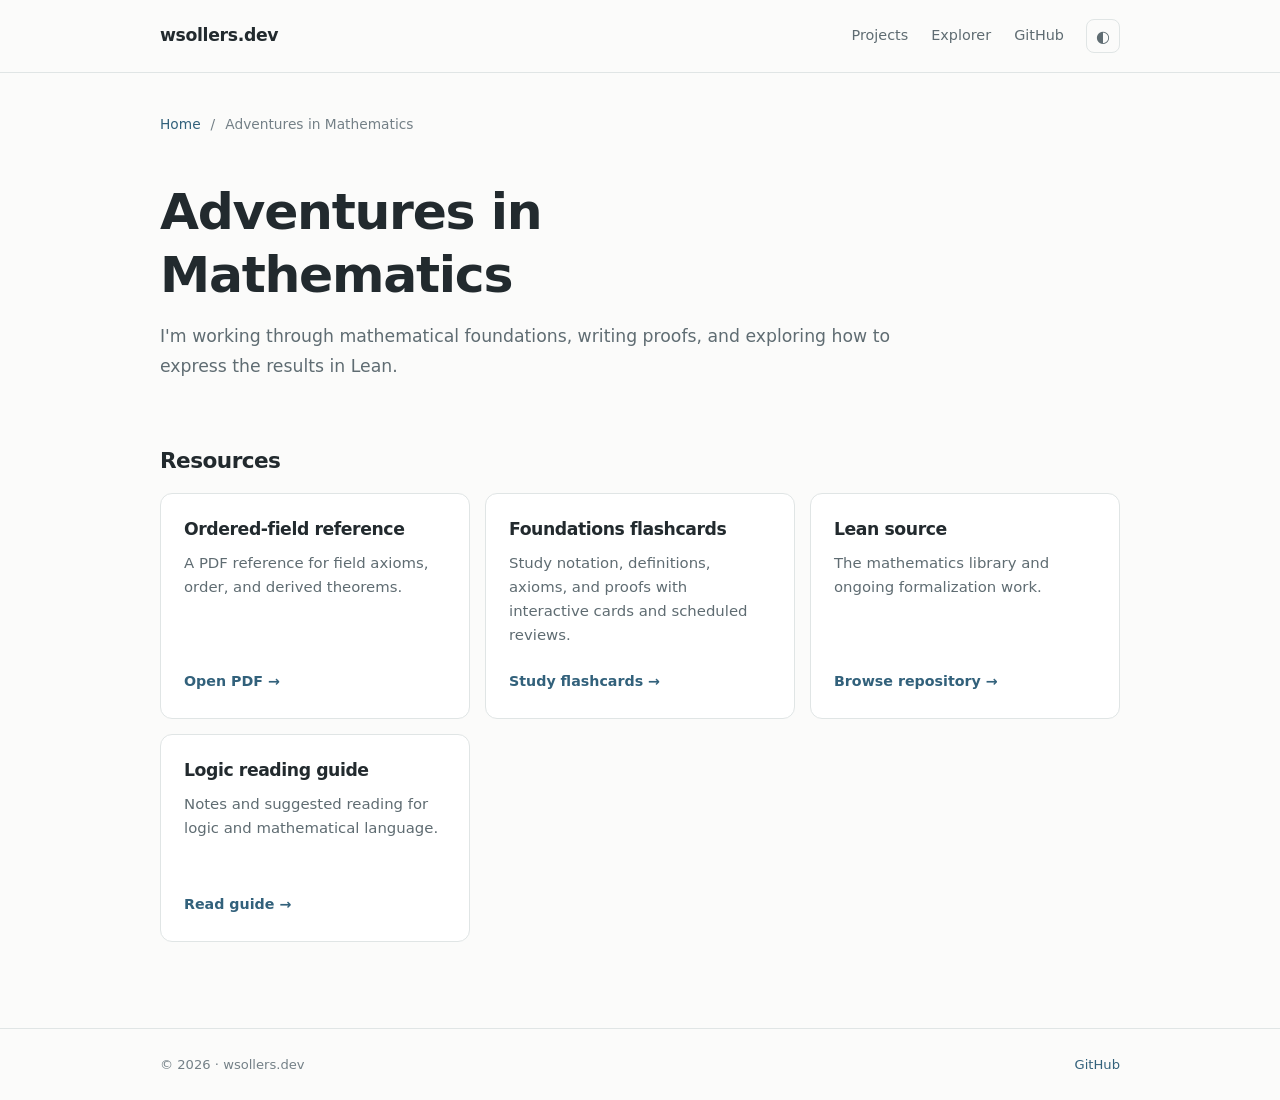
<file: AdventuresInMath/index.html>
<!doctype html>
<html lang="en" data-theme="light">
<head>
<meta charset="utf-8">
<meta name="viewport" content="width=device-width, initial-scale=1">
<meta name="theme-color" content="#fbfbfa">
<meta name="description" content="Notes, ordered-field reference, and Lean 4 mathematics.">
<link rel="canonical" href="https://wsollers.dev/AdventuresInMath/">
<link rel="stylesheet" href="/assets/css/site.css">
<script defer src="/assets/js/site.js"></script>
<title>Adventures in Mathematics · wsollers.dev</title>

</head>
<body>
<a class="skip-link" href="#main">Skip to content</a>

<header class="site-header">
  <div class="container header-inner">
    <a class="site-name" href="/">wsollers.dev</a>
    <div class="header-right">
      <nav aria-label="Main navigation" class="nav">
        <a href="/#projects">Projects</a>
        <a href="/explorer/">Explorer</a>
        <a href="https://github.com/wsollers" target="_blank" rel="noopener noreferrer">GitHub</a>
      </nav>
      <button class="theme-toggle" type="button" data-theme-toggle aria-label="Switch to dark mode">◐</button>
    </div>
  </div>
</header>
<main id="main" class="container main-content">
<div class="breadcrumb"><a href="/">Home</a><span aria-hidden="true">/</span><span>Adventures in Mathematics</span></div>
<section class="page-intro">
  <h1>Adventures in Mathematics</h1>
  <p>I'm working through mathematical foundations, writing proofs, and exploring how to express the results in Lean.</p>
</section>
<section class="content-section" aria-label="Adventures in Mathematics resources">
  <h2>Resources</h2>
  <div class="project-grid"><article class="project-card">
  <h3>Ordered-field reference</h3>
  <p>A PDF reference for field axioms, order, and derived theorems.</p>
  <a href="./ordered_field_reference.pdf">Open PDF <span aria-hidden="true">→</span></a>
</article>
<article class="project-card">
  <h3>Foundations flashcards</h3>
  <p>Study notation, definitions, axioms, and proofs with interactive cards and scheduled reviews.</p>
  <a href="./flashcards/">Study flashcards <span aria-hidden="true">→</span></a>
</article>
<article class="project-card">
  <h3>Lean source</h3>
  <p>The mathematics library and ongoing formalization work.</p>
  <a href="https://github.com/wsollers/AdventuresInMathematics">Browse repository <span aria-hidden="true">→</span></a>
</article>
<article class="project-card">
  <h3>Logic reading guide</h3>
  <p>Notes and suggested reading for logic and mathematical language.</p>
  <a href="https://github.com/wsollers/AdventuresInMathematics/blob/main/Aim/Logic/READINGS.MD">Read guide <span aria-hidden="true">→</span></a>
</article></div>
</section>
</main>

<footer class="site-footer">
  <div class="container footer-inner">
    <span>© <span data-year>2026</span> · wsollers.dev</span>
    <a href="https://github.com/wsollers" target="_blank" rel="noopener noreferrer">GitHub</a>
  </div>
</footer>
</body>
</html>
</file>
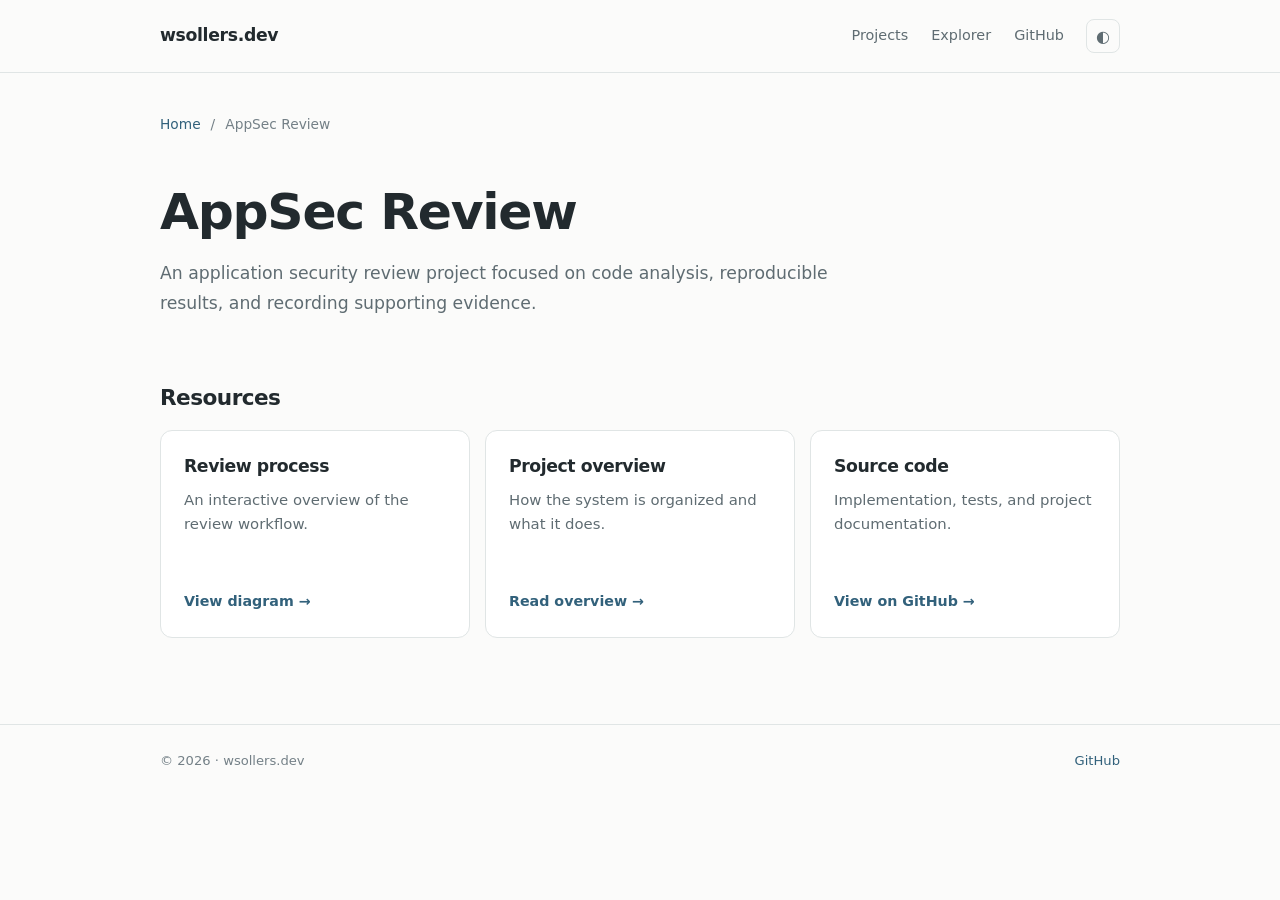
<file: appsec-review/index.html>
<!doctype html>
<html lang="en" data-theme="light">
<head>
<meta charset="utf-8">
<meta name="viewport" content="width=device-width, initial-scale=1">
<meta name="theme-color" content="#fbfbfa">
<meta name="description" content="Application security review tools and documentation.">
<link rel="canonical" href="https://wsollers.dev/appsec-review/">
<link rel="stylesheet" href="/assets/css/site.css">
<script defer src="/assets/js/site.js"></script>
<title>AppSec Review · wsollers.dev</title>

</head>
<body>
<a class="skip-link" href="#main">Skip to content</a>

<header class="site-header">
  <div class="container header-inner">
    <a class="site-name" href="/">wsollers.dev</a>
    <div class="header-right">
      <nav aria-label="Main navigation" class="nav">
        <a href="/#projects">Projects</a>
        <a href="/explorer/">Explorer</a>
        <a href="https://github.com/wsollers" target="_blank" rel="noopener noreferrer">GitHub</a>
      </nav>
      <button class="theme-toggle" type="button" data-theme-toggle aria-label="Switch to dark mode">◐</button>
    </div>
  </div>
</header>
<main id="main" class="container main-content">
<div class="breadcrumb"><a href="/">Home</a><span aria-hidden="true">/</span><span>AppSec Review</span></div>
<section class="page-intro">
  <h1>AppSec Review</h1>
  <p>An application security review project focused on code analysis, reproducible results, and recording supporting evidence.</p>
</section>
<section class="content-section" aria-label="AppSec Review resources">
  <h2>Resources</h2>
  <div class="project-grid"><article class="project-card">
  <h3>Review process</h3>
  <p>An interactive overview of the review workflow.</p>
  <a href="./review-process.html">View diagram <span aria-hidden="true">→</span></a>
</article>
<article class="project-card">
  <h3>Project overview</h3>
  <p>How the system is organized and what it does.</p>
  <a href="https://github.com/wsollers/appsec-review/blob/main/docs/overview.md">Read overview <span aria-hidden="true">→</span></a>
</article>
<article class="project-card">
  <h3>Source code</h3>
  <p>Implementation, tests, and project documentation.</p>
  <a href="https://github.com/wsollers/appsec-review">View on GitHub <span aria-hidden="true">→</span></a>
</article></div>
</section>
</main>

<footer class="site-footer">
  <div class="container footer-inner">
    <span>© <span data-year>2026</span> · wsollers.dev</span>
    <a href="https://github.com/wsollers" target="_blank" rel="noopener noreferrer">GitHub</a>
  </div>
</footer>
</body>
</html>
</file>
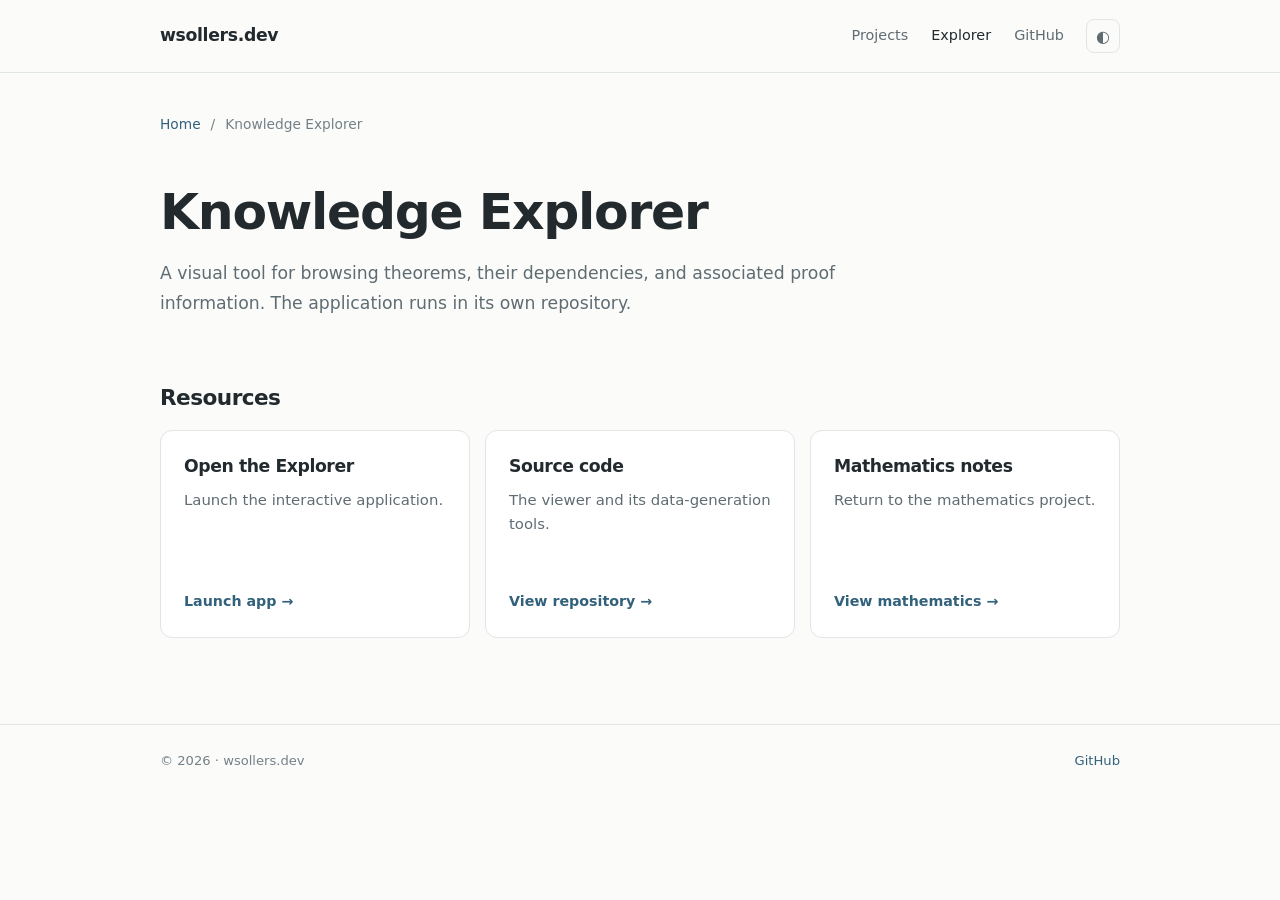
<file: explorer/index.html>
<!doctype html>
<html lang="en" data-theme="light">
<head>
<meta charset="utf-8">
<meta name="viewport" content="width=device-width, initial-scale=1">
<meta name="theme-color" content="#fbfbfa">
<meta name="description" content="An interactive viewer for theorem dependencies and proof details.">
<link rel="canonical" href="https://wsollers.dev/explorer/">
<link rel="stylesheet" href="/assets/css/site.css">
<script defer src="/assets/js/site.js"></script>
<title>Knowledge Explorer · wsollers.dev</title>

</head>
<body>
<a class="skip-link" href="#main">Skip to content</a>

<header class="site-header">
  <div class="container header-inner">
    <a class="site-name" href="/">wsollers.dev</a>
    <div class="header-right">
      <nav aria-label="Main navigation" class="nav">
        <a href="/#projects">Projects</a>
        <a href="/explorer/" aria-current="page">Explorer</a>
        <a href="https://github.com/wsollers" target="_blank" rel="noopener noreferrer">GitHub</a>
      </nav>
      <button class="theme-toggle" type="button" data-theme-toggle aria-label="Switch to dark mode">◐</button>
    </div>
  </div>
</header>
<main id="main" class="container main-content">
<div class="breadcrumb"><a href="/">Home</a><span aria-hidden="true">/</span><span>Knowledge Explorer</span></div>
<section class="page-intro">
  <h1>Knowledge Explorer</h1>
  <p>A visual tool for browsing theorems, their dependencies, and associated proof information. The application runs in its own repository.</p>
</section>
<section class="content-section" aria-label="Knowledge Explorer resources">
  <h2>Resources</h2>
  <div class="project-grid"><article class="project-card">
  <h3>Open the Explorer</h3>
  <p>Launch the interactive application.</p>
  <a href="https://wsollers.github.io/lra-knowledge-explorer/">Launch app <span aria-hidden="true">→</span></a>
</article>
<article class="project-card">
  <h3>Source code</h3>
  <p>The viewer and its data-generation tools.</p>
  <a href="https://github.com/wsollers/lra-knowledge-explorer">View repository <span aria-hidden="true">→</span></a>
</article>
<article class="project-card">
  <h3>Mathematics notes</h3>
  <p>Return to the mathematics project.</p>
  <a href="/AdventuresInMath/">View mathematics <span aria-hidden="true">→</span></a>
</article></div>
</section>
</main>

<footer class="site-footer">
  <div class="container footer-inner">
    <span>© <span data-year>2026</span> · wsollers.dev</span>
    <a href="https://github.com/wsollers" target="_blank" rel="noopener noreferrer">GitHub</a>
  </div>
</footer>
</body>
</html>
</file>
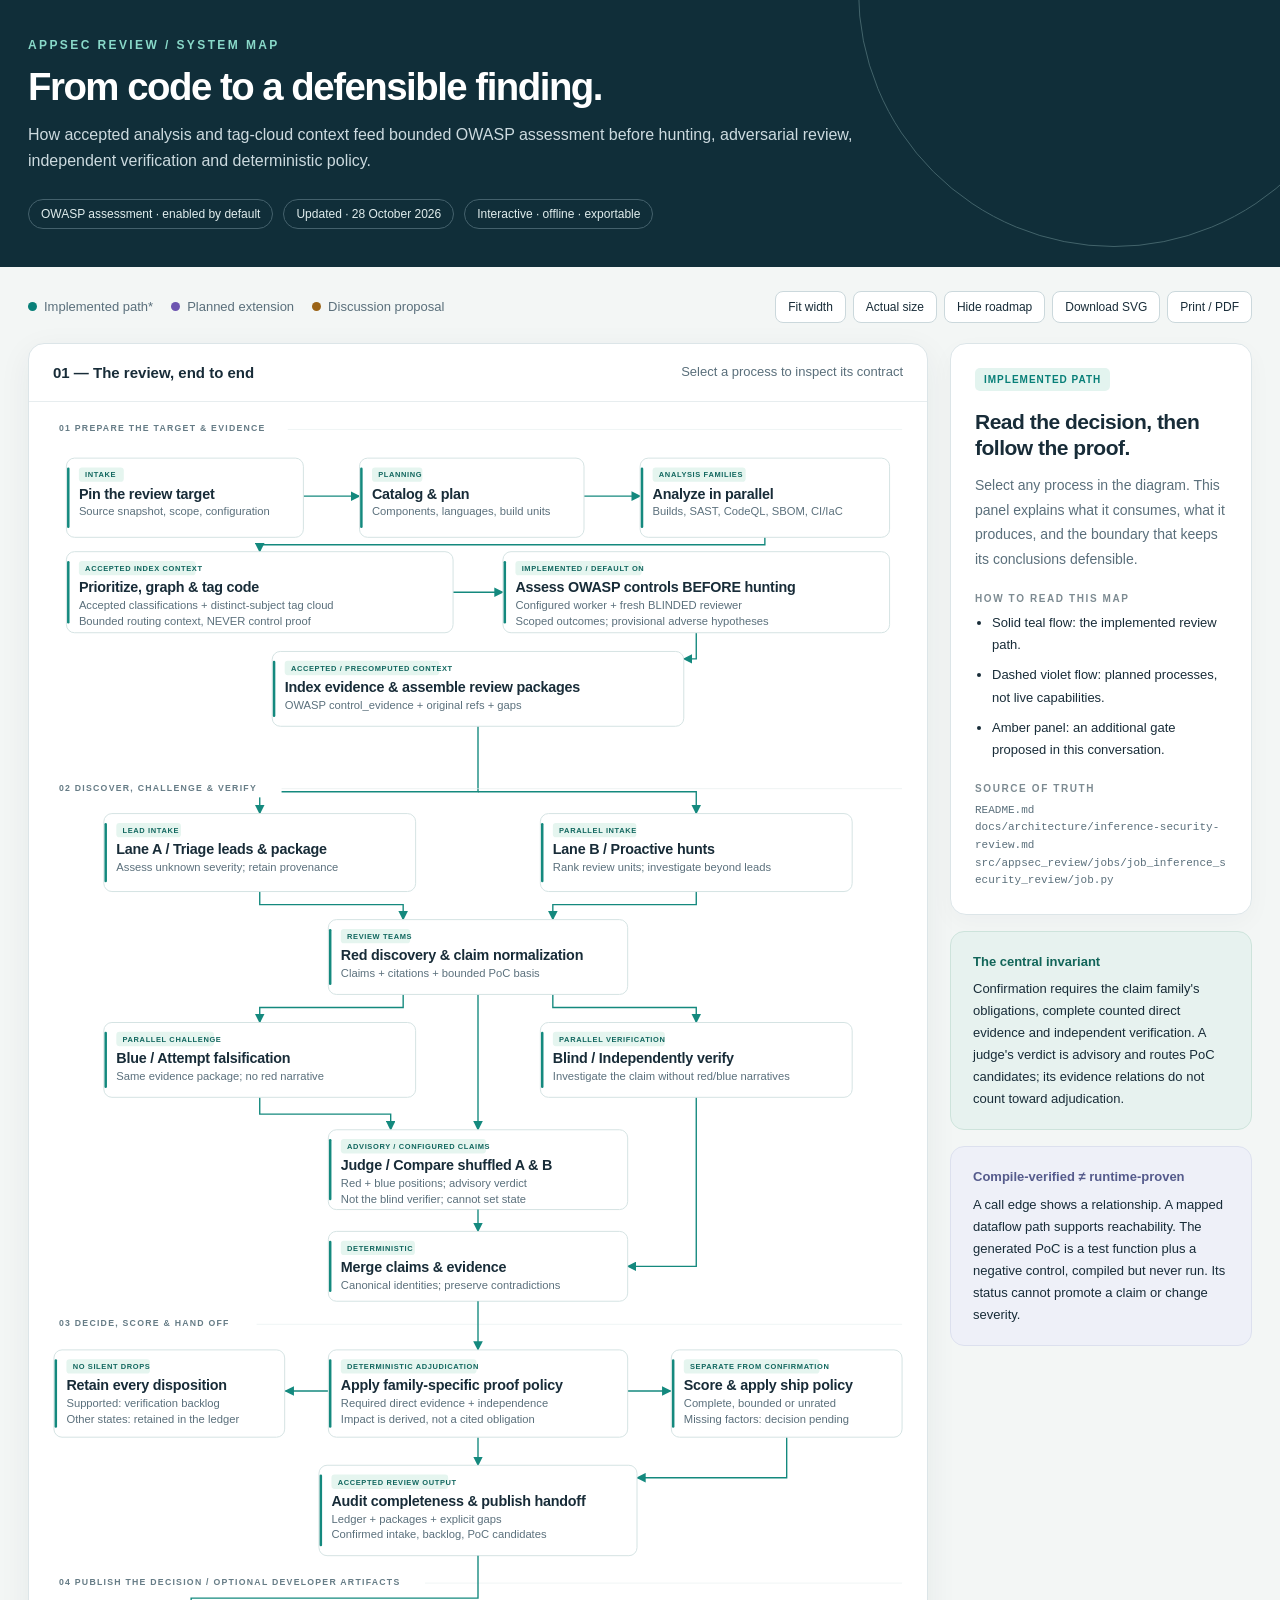
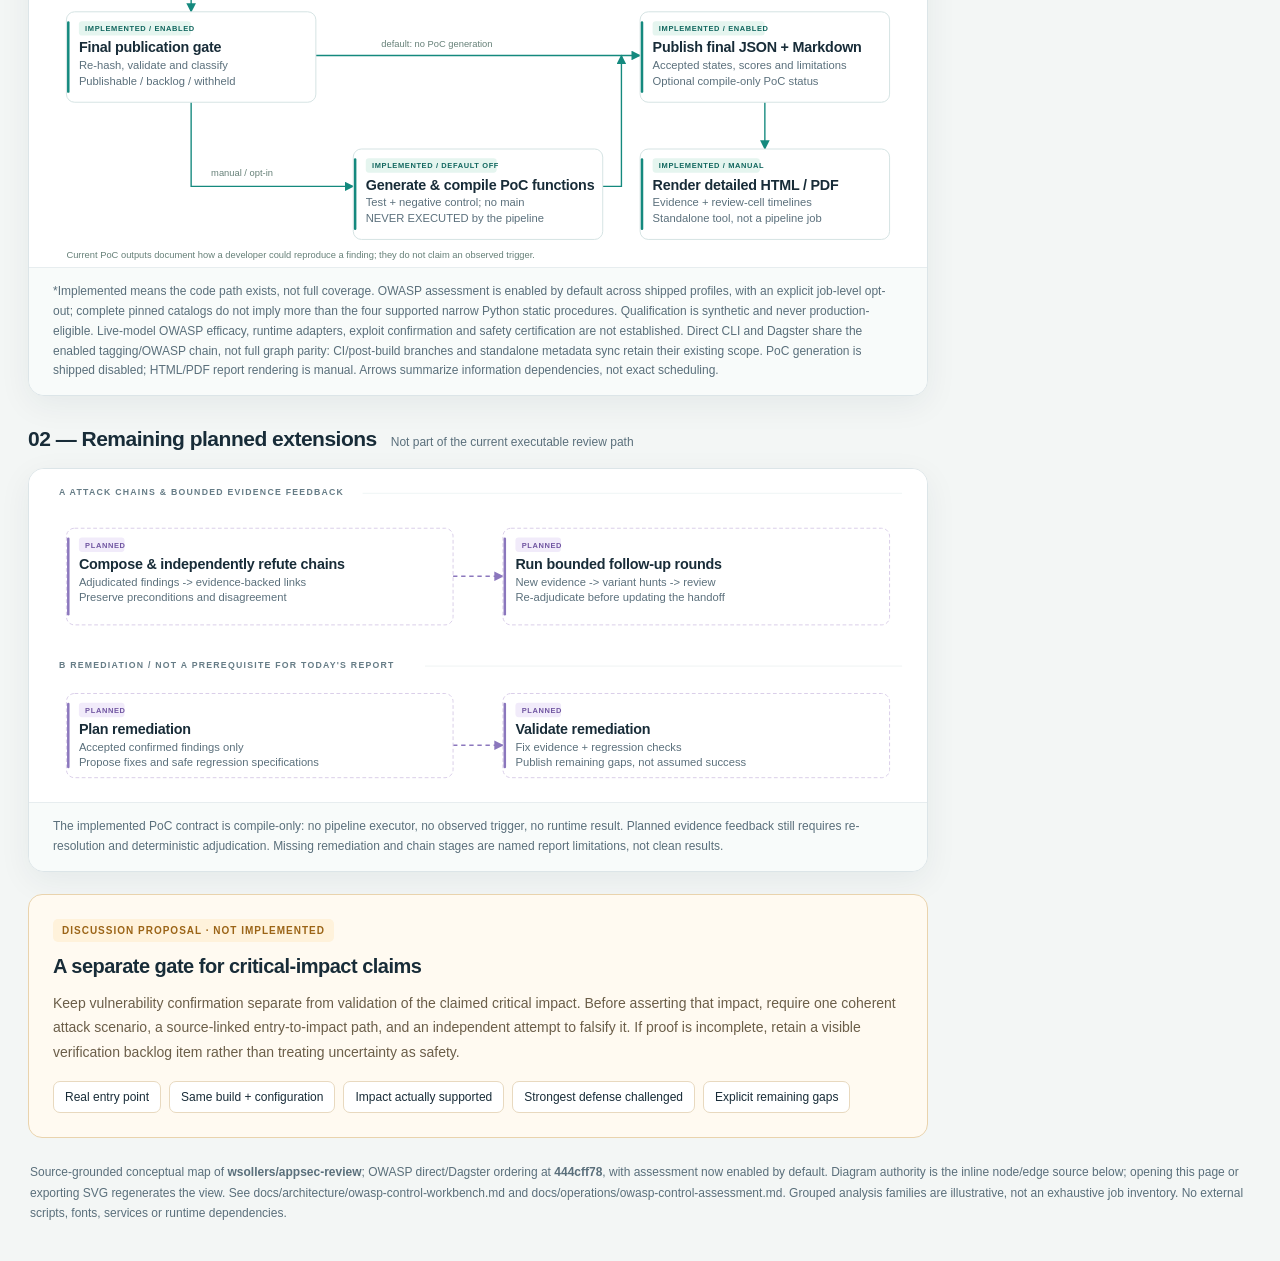
<file: appsec-review/review-process.html>
<!doctype html>
<html lang="en">
<head>
<meta charset="utf-8">
<meta name="viewport" content="width=device-width,initial-scale=1">
<title>From code to a defensible finding | AppSec Review</title>
<style>
:root{color-scheme:light;--ink:#182c38;--muted:#5a6f7b;--line:#dce5e8;--teal:#087f78;--violet:#6d55b0;--amber:#9b6417}
*{box-sizing:border-box}body{margin:0;background:#f3f6f5;color:var(--ink);font-family:Inter,"Segoe UI",Arial,sans-serif}
button,a{touch-action:manipulation}button{font:inherit;cursor:pointer}
header{background:#102e39;color:#fff;padding:38px max(28px,calc((100vw - 1530px)/2));position:relative;overflow:hidden}
header:after{content:"";position:absolute;width:510px;height:510px;border:1px solid #42636a;border-radius:50%;right:-90px;top:-265px;pointer-events:none}
.eyebrow{font-size:12px;letter-spacing:2.4px;font-weight:700;color:#89d9c9;text-transform:uppercase}
h1{font-size:clamp(28px,3vw,44px);font-weight:650;letter-spacing:-1.5px;margin:13px 0}
.subtitle{max-width:850px;font-size:16px;line-height:1.65;color:#ccdadf;margin:0}
.meta{display:flex;flex-wrap:wrap;gap:10px;margin-top:24px}.meta span{border:1px solid #44616c;padding:7px 12px;border-radius:30px;font-size:12px;color:#e0eded}
main{max-width:1590px;margin:auto;padding:24px 28px 38px}
.toolbar{display:flex;align-items:center;justify-content:space-between;gap:15px;flex-wrap:wrap;margin-bottom:20px}
.legend{display:flex;flex-wrap:wrap;gap:18px;font-size:13px;color:var(--muted);align-items:center}
.dot{display:inline-block;width:9px;height:9px;border-radius:50%;margin-right:7px}.built{background:var(--teal)}.planned{background:var(--violet)}.proposed{background:var(--amber)}
.controls{display:flex;gap:7px;flex-wrap:wrap}.controls button,.small-button{border:1px solid #cbd8dc;background:white;padding:8px 12px;border-radius:8px;color:var(--ink);font-size:12px}.controls button:hover,.small-button:hover{background:#e7f3f0}.controls button:focus-visible,.small-button:focus-visible{outline:3px solid #087f78;outline-offset:3px}
.layout{display:grid;grid-template-columns:minmax(0,1fr) 302px;gap:22px;align-items:start}
.paper{border:1px solid var(--line);background:#fff;border-radius:16px;overflow:hidden;box-shadow:0 9px 32px #142f3810}
.paper-title{display:flex;justify-content:space-between;gap:12px;padding:20px 24px;border-bottom:1px solid #e7edef;font-size:13px}
.paper-title strong{font-size:15px}.paper-title span{color:var(--muted)}
.viewport{overflow:auto}.viewport svg{display:block;width:100%;height:auto;min-width:690px}
.note{padding:14px 24px;font-size:12px;line-height:1.65;color:var(--muted);background:#f8fbfa;border-top:1px solid #e7edef}
aside{position:sticky;top:20px}.detail{background:white;border:1px solid var(--line);border-radius:16px;padding:24px;box-shadow:0 8px 24px #142f3808}
.tag{display:inline-block;font-size:10px;font-weight:700;letter-spacing:1px;text-transform:uppercase;padding:6px 9px;border-radius:5px;background:#e3f4ef;color:var(--teal)}
.tag.planned-tag{background:#f0eafb;color:var(--violet)}.tag.proposed-tag{background:#fff2db;color:var(--amber)}
h2{font-size:21px;letter-spacing:-.5px;line-height:1.25;margin:18px 0 12px}#description{font-size:14px;line-height:1.75;color:var(--muted)}
.detail h3{margin:22px 0 8px;text-transform:uppercase;font-size:10px;letter-spacing:1.6px;color:#7d8b92}.detail p{margin:0}
.detail ul{padding-left:17px;font-size:13px;line-height:1.7;margin:0;color:var(--ink)}.detail li+li{margin-top:8px}
#source{font-family:Consolas,monospace;font-size:11px;line-height:1.6;overflow-wrap:anywhere;color:var(--muted)}
.principle{margin-top:16px;padding:19px 22px;background:#e7f2ef;border:1px solid #cde3db;border-radius:14px;font-size:13px;line-height:1.7}.principle strong{display:block;color:#126559;margin-bottom:5px}
.section-head{display:flex;gap:14px;align-items:baseline;margin:30px 0 15px}.section-head h2{margin:0;font-size:21px}.section-head span{font-size:12px;color:var(--muted)}
.recommendation{padding:24px;border:1px solid #e9d3ad;background:#fffaf1;border-radius:14px;margin-top:22px}
.recommendation h2{font-size:20px;margin:12px 0}.recommendation p{font-size:14px;line-height:1.75;max-width:960px;margin:0;color:#6b5e49}
.checks{display:flex;flex-wrap:wrap;gap:8px;margin-top:17px}.checks span{background:white;border:1px solid #e8d9bf;border-radius:7px;padding:8px 11px;font-size:12px}
footer{font-size:12px;line-height:1.7;color:var(--muted);padding:24px 2px 0}.hide-roadmap #roadmap-section{display:none}
@media(max-width:1050px){.layout{grid-template-columns:1fr}aside{position:static;display:grid;grid-template-columns:1fr 1fr;gap:16px}.principle{margin-top:0}.detail{padding:20px}header{padding:28px}main{padding:18px}}
@media(max-width:650px){aside{grid-template-columns:1fr}.paper-title{flex-direction:column}.section-head{display:block}.section-head span{display:block;margin-top:8px}.meta{gap:7px}}
@media print{header{background:white;color:#182c38;padding:12px}.eyebrow,.subtitle{color:#405663}.meta,.toolbar,aside,.paper-title span{display:none}main{padding:0}.layout{display:block}.paper{box-shadow:none;break-inside:avoid}.viewport{overflow:visible}.viewport svg{min-width:0;width:100%!important}.recommendation{break-inside:avoid}footer{font-size:10px}}
</style>
</head>
<body>
<header>
  <div class="eyebrow">AppSec Review / System map</div>
  <h1>From code to a defensible finding.</h1>
  <p class="subtitle">How accepted analysis and tag-cloud context feed bounded OWASP assessment before hunting, adversarial review, independent verification and deterministic policy.</p>
  <div class="meta"><span>OWASP assessment &middot; enabled by default</span><span>Updated &middot; 28 October 2026</span><span>Interactive &middot; offline &middot; exportable</span></div>
</header>
<main>
  <div class="toolbar">
    <div class="legend"><span><i class="dot built"></i>Implemented path*</span><span><i class="dot planned"></i>Planned extension</span><span><i class="dot proposed"></i>Discussion proposal</span></div>
    <div class="controls">
      <button id="fit" type="button">Fit width</button><button id="zoom" type="button">Actual size</button>
      <button id="toggle" type="button" aria-pressed="true">Hide roadmap</button>
      <button id="export" type="button">Download SVG</button><button id="print" type="button">Print / PDF</button>
    </div>
  </div>
  <div class="layout">
    <div>
      <div class="paper">
        <div class="paper-title"><strong>01 &mdash; The review, end to end</strong><span>Select a process to inspect its contract</span></div>
        <div class="viewport"><svg id="flow" xmlns="http://www.w3.org/2000/svg" viewBox="0 0 1440 2350" role="img" aria-labelledby="flow-title flow-desc">
          <title id="flow-title">Application security review process</title>
          <desc id="flow-desc">Accepted analysis feeds prioritization, code graph and security tagging. Their bounded tag-cloud and classification context routes default-enabled OWASP assessment before indexing, packages, hunting and red/blue/independent verification. Tags are not control proof. OWASP worker and fresh blinded reviewer assessments stay scoped and provisional; all PRECOMPUTED interpretations are indirect for every final predicate. Original evidence must be retrieved. Family-specific policy decides claims, followed by scoring and final publication. Optional proof-of-concept functions are compiled but never executed.</desc>
        </svg></div>
        <div class="note">*Implemented means the code path exists, not full coverage. OWASP assessment is enabled by default across shipped profiles, with an explicit job-level opt-out; complete pinned catalogs do not imply more than the four supported narrow Python static procedures. Qualification is synthetic and never production-eligible. Live-model OWASP efficacy, runtime adapters, exploit confirmation and safety certification are not established. Direct CLI and Dagster share the enabled tagging/OWASP chain, not full graph parity: CI/post-build branches and standalone metadata sync retain their existing scope. PoC generation is shipped disabled; HTML/PDF report rendering is manual. Arrows summarize information dependencies, not exact scheduling.</div>
      </div>
      <section id="roadmap-section">
        <div class="section-head"><h2>02 &mdash; Remaining planned extensions</h2><span>Not part of the current executable review path</span></div>
        <div class="paper">
          <div class="viewport"><svg id="roadmap" xmlns="http://www.w3.org/2000/svg" viewBox="0 0 1440 535" role="img" aria-labelledby="road-title road-desc">
            <title id="road-title">Planned attack-chain analysis, feedback and remediation</title>
            <desc id="road-desc">Adjudicated claims can feed planned attack-chain composition and independent refutation. New evidence feeds bounded variant hunts and re-adjudication. Planned remediation consumes only confirmed findings; missing remediation does not block the current report and is recorded as a limitation.</desc>
          </svg></div>
          <div class="note">The implemented PoC contract is compile-only: no pipeline executor, no observed trigger, no runtime result. Planned evidence feedback still requires re-resolution and deterministic adjudication. Missing remediation and chain stages are named report limitations, not clean results.</div>
        </div>
      </section>
      <section class="recommendation">
        <span class="tag proposed-tag">Discussion proposal &middot; not implemented</span>
        <h2>A separate gate for critical-impact claims</h2>
        <p>Keep vulnerability confirmation separate from validation of the claimed critical impact. Before asserting that impact, require one coherent attack scenario, a source-linked entry-to-impact path, and an independent attempt to falsify it. If proof is incomplete, retain a visible verification backlog item rather than treating uncertainty as safety.</p>
        <div class="checks"><span>Real entry point</span><span>Same build + configuration</span><span>Impact actually supported</span><span>Strongest defense challenged</span><span>Explicit remaining gaps</span></div>
      </section>
    </div>
    <aside>
      <div class="detail" aria-live="polite">
        <span class="tag" id="status">Implemented path</span>
        <h2 id="detail-title">Read the decision, then follow the proof.</h2>
        <p id="description">Select any process in the diagram. This panel explains what it consumes, what it produces, and the boundary that keeps its conclusions defensible.</p>
        <h3 id="contract-label">How to read this map</h3>
        <ul id="contract"><li>Solid teal flow: the implemented review path.</li><li>Dashed violet flow: planned processes, not live capabilities.</li><li>Amber panel: an additional gate proposed in this conversation.</li></ul>
        <h3>Source of truth</h3>
        <p id="source">README.md<br>docs/architecture/inference-security-review.md<br>src/appsec_review/jobs/job_inference_security_review/job.py</p>
      </div>
      <div class="principle"><strong>The central invariant</strong>Confirmation requires the claim family's obligations, complete counted direct evidence and independent verification. A judge's verdict is advisory and routes PoC candidates; its evidence relations do not count toward adjudication.</div>
      <div class="principle" style="background:#eef0f8;border-color:#dce0ee"><strong style="color:#555b8c">Compile-verified &ne; runtime-proven</strong>A call edge shows a relationship. A mapped dataflow path supports reachability. The generated PoC is a test function plus a negative control, compiled but never run. Its status cannot promote a claim or change severity.</div>
    </aside>
  </div>
  <footer>Source-grounded conceptual map of <strong>wsollers/appsec-review</strong>; OWASP direct/Dagster ordering at <strong>444cff78</strong>, with assessment now enabled by default. Diagram authority is the inline node/edge source below; opening this page or exporting SVG regenerates the view. See docs/architecture/owasp-control-workbench.md and docs/operations/owasp-control-assessment.md. Grouped analysis families are illustrative, not an exhaustive job inventory. No external scripts, fonts, services or runtime dependencies.</footer>
</main>
<script>
"use strict";
const NS="http://www.w3.org/2000/svg";
const colors={built:{line:"#14897e",fill:"#e5f5ef",text:"#12675f"},planned:{line:"#8b77bd",fill:"#f1ebfa",text:"#7056a1"}};
const details={};
const svgStyle=`
text{font-family:Inter,"Segoe UI",Arial,sans-serif;fill:#182c38}
.phase{font-size:14px;font-weight:700;letter-spacing:2px;fill:#667c86}
.node-title{font-size:23px;font-weight:650;letter-spacing:-.35px}
.node-copy{font-size:18px;fill:#5b707c}
.badge-text{font-size:12px;font-weight:700;letter-spacing:1px}
.edge-label{font-size:15px;fill:#668078}
.node{cursor:pointer;outline:none}
.node:hover .card,.node:focus .card{stroke:#087f78;stroke-width:3}
.node[aria-pressed="true"] .card{stroke:#087f78;stroke-width:3}
.node:focus .node-title{text-decoration:underline}
`;
function el(name,attrs={},text){const e=document.createElementNS(NS,name);for(const[k,v]of Object.entries(attrs))e.setAttribute(k,v);if(text!==undefined)e.textContent=text;return e}
function text(svg,x,y,value,cls){svg.append(el("text",{x,y,class:cls},value))}
function init(id){
  const svg=document.getElementById(id);
  svg.append(el("style",{},svgStyle));
  const defs=el("defs");
  for(const [key,c]of Object.entries(colors)){
    const m=el("marker",{id:id+"-"+key,viewBox:"0 0 10 10",refX:9,refY:5,markerWidth:7,markerHeight:7,orient:"auto-start-reverse"});
    m.append(el("path",{d:"M 0 0 L 10 5 L 0 10 z",fill:c.line}));defs.append(m);
  }
  svg.append(defs);svg.append(el("rect",{x:0,y:0,width:1440,height:svg.viewBox.baseVal.height,fill:"#ffffff"}));return svg;
}
function phase(svg,y,n,label){svg.append(el("line",{x1:40,y1:y+14,x2:1400,y2:y+14,stroke:"#e6eeee"}));svg.append(el("rect",{x:40,y:y-4,width:Math.min(870,label.length*10+85),height:32,fill:"white"}));text(svg,48,y+17,n+"   "+label,"phase")}
function edge(svg,d,label,x,y,status="built"){svg.append(el("path",{d,fill:"none",stroke:colors[status].line,"stroke-width":2.2,"stroke-dasharray":status==="planned"?"7 6":"none","marker-end":"url(#"+svg.id+"-"+status+")"}));if(label)text(svg,x,y,label,"edge-label")}
function node(svg,id,x,y,w,h,title,lines,badge,description,contract,source,status="built"){
  const c=colors[status],g=el("g",{class:"node",tabindex:0,role:"button","aria-label":title+"; "+(status==="built"?"implemented":"planned")+"; show details","aria-pressed":"false","data-id":id});
  g.append(el("rect",{class:"card",x,y,width:w,height:h,rx:13,fill:"#ffffff",stroke:status==="planned"?"#d8cce8":"#d3e1e2","stroke-width":1.5,"stroke-dasharray":status==="planned"?"6 4":"none"}));
  g.append(el("rect",{x:x+1,y:y+15,width:4,height:h-30,rx:2,fill:c.line}));
  g.append(el("rect",{x:x+20,y:y+15,width:Math.max(72,badge.length*7.6+20),height:23,rx:5,fill:c.fill}));
  const b=el("text",{x:x+30,y:y+31,class:"badge-text"},badge);b.style.fill=c.text;g.append(b);
  g.append(el("text",{x:x+20,y:y+65,class:"node-title"},title));
  lines.forEach((line,i)=>g.append(el("text",{x:x+20,y:y+92+i*25,class:"node-copy"},line)));
  g.addEventListener("click",()=>select(id));g.addEventListener("keydown",e=>{if(e.key==="Enter"||e.key===" "){e.preventDefault();select(id)}});
  svg.append(g);details[id]={title,description,contract,source,status};
}
function select(id){
  const d=details[id];document.getElementById("detail-title").textContent=d.title;document.getElementById("description").textContent=d.description;
  const status=document.getElementById("status");status.textContent=d.status==="built"?"Implemented path":"Planned extension";status.className="tag"+(d.status==="planned"?" planned-tag":"");
  document.getElementById("contract-label").textContent="Process contract";
  const ul=document.getElementById("contract");ul.replaceChildren();for(const item of d.contract){const li=document.createElement("li");li.textContent=item;ul.append(li)}
  document.getElementById("source").textContent=d.source;
  document.querySelectorAll(".node").forEach(n=>n.setAttribute("aria-pressed",String(n.dataset.id===id)));
  if(matchMedia("(max-width:1050px)").matches)document.querySelector("aside").scrollIntoView({behavior:"smooth",block:"start"});
}
const f=init("flow"),r=init("roadmap");
const arch="docs/architecture/inference-security-review.md",job="src/appsec_review/jobs/job_inference_security_review/job.py";
phase(f,30,"01","PREPARE THE TARGET & EVIDENCE");
edge(f,"M 440 151 H 530");edge(f,"M 890 151 H 980");
edge(f,"M 1180 217 V 229 H 370 V 240");
edge(f,"M 680 305 H 760");
edge(f,"M 1070 370 V 412 H 1050");
edge(f,"M 720 520 V 625 H 370 V 660");edge(f,"M 720 625 H 1070 V 660");
node(f,"intake",60,90,380,127,"Pin the review target",["Source snapshot, scope, configuration"],"INTAKE","Establish the target and the reproducible context for the run.",["Input: a local target checkout and central configuration.","Output: run identity, immutable resolved configuration and target scope.","Target-owned instructions remain data, not review-worker authority."],"README.md; AGENTS.md");
node(f,"plan",530,90,360,127,"Catalog & plan",["Components, languages, build units"],"PLANNING","Discover what the target contains and determine which analysis capabilities apply.",["Input: target snapshot and configured capabilities.","Output: component inventory, build discovery and analysis plan.","Unsupported or failed capabilities become named gaps, never clean results."],"README.md; docs/architecture/build-environments-and-execution-capture.md");
node(f,"analysis",980,90,400,127,"Analyze in parallel",["Builds, SAST, CodeQL, SBOM, CI/IaC"],"ANALYSIS FAMILIES","Run applicable deterministic and specialist producers with their dependencies, including build, source, graph, binary, dependency and configuration analysis.",["Input: planned scopes and accepted build/source identities.","Output: run-owned observations, artifacts, source mappings and coverage.","Parallelism is dependency-bound; not every producer can run at the same time."],"README.md; "+arch);
node(f,"routing",60,240,620,130,"Prioritize, graph & tag code",["Accepted classifications + distinct-subject tag cloud","Bounded routing context, NEVER control proof"],"ACCEPTED INDEX CONTEXT","Review prioritization and code-graph indexing precede security tagging. OWASP consumes accepted component classification, graph context and a bounded tag cloud, not a recursive target-tree scan.",["Tag-cloud counts are distinct-subject lower bounds; missing tags are unknown.","No reverse dependency from tagging or prioritization to OWASP.","Direct start/resume/plan-resume and Dagster select this chain by default. Force-from cannot bypass explicitly disabled jobs. CI/post-build and standalone metadata-sync scope still differ from the full composed flow."],"src/appsec_review/cli.py; src/appsec_review/orchestration/topology.py; docs/architecture/security-tag-taxonomy.md");
node(f,"owasp",760,240,620,130,"Assess OWASP controls BEFORE hunting",["Configured worker + fresh BLINDED reviewer","Scoped outcomes; provisional adverse hypotheses"],"IMPLEMENTED / DEFAULT ON","Default-enabled assessment uses original accepted evidence and four reviewed Python static subject procedures. The separate blinded reviewer never sees the worker answer or transcript. Models propose; application checks and derives states.",["Full pinned catalogs: ASVS 345, MASVS 24 controls; MASTG 292 supporting tests; API Top 10 and Top 10: 10 risk-context records each. Inventory is not assessment coverage.","Exactly four Python static procedures: V1.2.4, V6.2.1, V8.2.1, V8.3.1. Unsupported controls/languages and MASVS runtime adapters remain unresolved.","not_satisfied is not exploit confirmation; satisfied is scoped counterevidence, not component safety. Dissent, assumptions, evidence requests and limitations remain.","Assessment is enabled across shipped profiles. Set jobs.job_owasp_control_assessment.settings.enabled = false before freezing a run to opt out. Qualification is explicit, inference-disabled, synthetic and never production-eligible."],"docs/architecture/owasp-control-workbench.md; src/appsec_review/jobs/job_owasp_control_assessment/job.py");
node(f,"evidence",390,400,660,120,"Index evidence & assemble review packages",["OWASP control_evidence + original refs + gaps"],"ACCEPTED / PRECOMPUTED CONTEXT","After OWASP, review-data indexing projects accepted results to PRECOMPUTED control_evidence, then assembles provisional lead/hunt packages with authority links and original evidence custody.",["Preserve proof scopes, dissent, counterevidence, assumptions and limitations. A component lead does not invent an exact source line.","Every PRECOMPUTED interpretation is INDIRECT for EVERY final predicate; source-file identity alone is not direct predicate proof.","Red/blue/verifier roles retrieve original evidence and establish their own predicates; duplicate sources do not multiply rank or corroboration."],"docs/architecture/review-package-contract.md; src/appsec_review/indexing/products.py");
const downstreamStart=f.children.length;
phase(f,386,"02","DISCOVER, CHALLENGE & VERIFY");
edge(f,"M 370 565 V 586 H 600 V 610");edge(f,"M 1070 565 V 586 H 840 V 610");
edge(f,"M 600 730 V 751 H 370 V 775");edge(f,"M 840 730 V 751 H 1070 V 775");
edge(f,"M 370 895 V 922 H 580 V 947");edge(f,"M 1070 895 V 1166 H 960");
edge(f,"M 720 730 V 947");
node(f,"lead",120,440,500,125,"Lane A / Triage leads & package",["Assess unknown severity; retain provenance"],"LEAD INTAKE","Assess unknown scanner severity before assembling lead packages: deterministic rules, pinned reference data, then a bounded model fallback. This ordering step is distinct from lane B's claim-admission gate.",["Input: accepted lead families, including secrets and configuration findings; secret literals are redacted.","Known scanner severity is preserved; unresolved assessments remain unknown with named gaps. KEV-listed dependency leads can qualify regardless of severity.","Output: admitted, labelled lead packages. Nomination severity orders work; it is not adjudicated technical severity."],"docs/operations/lead-severity-triage.md; "+arch);
node(f,"hunt",820,440,500,125,"Lane B / Proactive hunts",["Rank review units; investigate beyond leads"],"PARALLEL INTAKE","Investigate ranked review units using bounded hunt packages, rather than requiring an existing scanner hit.",["Input: ranked review units and accepted evidence context.","Output: candidate claims, with lane-B triage before full claim review.","Missing evidence is reported; it is not supplied by plausible narrative."],arch);
node(f,"red",480,610,480,120,"Red discovery & claim normalization",["Claims + citations + bounded PoC basis"],"REVIEW TEAMS","Red workers propose compact, labelled claims and a PoC basis describing entry, path and trigger. The application expands and validates the answers before claim-level review.",["Input: one labelled lead or hunt package.","Output: normalized claims, preconditions, source-linked citations and PoC briefs.","Lane B applies its claim-admission gate; lane A applies its configured cap. No model assigns a final state."],"docs/architecture/review-protocol-v2.md; src/appsec_review/jobs/job_inference_security_review/teams.py");
node(f,"blue",120,775,500,120,"Blue / Attempt falsification",["Same evidence package; no red narrative"],"PARALLEL CHALLENGE","Blue reviewers independently test the normalized claim against controls and reachability evidence, with the same package and retrieval surface as red but without red's reasoning.",["Input: normalized claim, labelled package and scoped evidence access.","Output: supporting, contradicting or qualifying relations with citations.","Disagreement is preserved. Missing output is a gap, not agreement or refutation."],"docs/architecture/review-protocol-v2.md; "+arch);
node(f,"blind",820,775,500,120,"Blind / Independently verify",["Investigate the claim without red/blue narratives"],"PARALLEL VERIFICATION","A separate verifier investigates the claim independently. Confirmation requires independence; model-profile distinctness is an additional ship-block policy concern.",["Input: claim statement and scoped evidence, without the red/blue arguments.","Output: an independent verification record and resolving evidence.","Different model identity alone is not a substitute for direct evidence."],arch);
node(f,"judge",480,947,480,128,"Judge / Compare shuffled A & B",["Red + blue positions; advisory verdict","Not the blind verifier; cannot set state"],"ADVISORY / CONFIGURED CLAIMS","After red and blue finish, a judge compares their positions as deterministically shuffled A/B sides. It does not see the verifier's result and cannot replace the independent verifier. The verifier's independent evidence bypasses this advisory step.",["Input: labelled package, claim and shuffled red/blue positions with resolving citations.","Output: a recorded verdict, reason and disagreements; a routing signal for PoC candidates.","The code explicitly excludes adjudication_judge relations from counted evidence. The deterministic table, not the judge, decides the claim."],"src/appsec_review/jobs/job_inference_security_review/teams.py; src/appsec_review/review/adjudication.py");
edge(f,"M 720 1075 V 1110");
node(f,"merge",480,1110,480,112,"Merge claims & evidence",["Canonical identities; preserve contradictions"],"DETERMINISTIC","Merge lane results deterministically and retain evidence lineage before applying the adjudication policy.",["Input: both lanes' normalized claims, reviews, evidence and advisory verdicts.","Output: canonical claims with counted support, analyst-assessed evidence, contradictions and gaps.","Duplicate opinions and judge endorsements cannot manufacture additional evidentiary weight."],job);
phase(f,1245,"03","DECIDE, SCORE & HAND OFF");
edge(f,"M 720 1222 V 1300");
edge(f,"M 480 1366 H 411");
edge(f,"M 960 1366 H 1029");
edge(f,"M 1215 1440 V 1505 H 975");edge(f,"M 720 1440 V 1485");
node(f,"outcomes",40,1300,370,140,"Retain every disposition",["Supported: verification backlog","Other states: retained in the ledger"],"NO SILENT DROPS","Supported findings remain explicitly not independently confirmed; all other dispositions stay accountable in the ledger.",["Supported: some required direct support, without a stronger earlier policy outcome.","Other states include contradicted, not reachable, configuration-disabled, duplicate, out of scope and insufficient evidence.","Analyst-assessed evidence is displayed separately. Supported findings do not enter remediation intake."],"src/appsec_review/review/adjudication.py; src/appsec_review/jobs/job_inference_security_review/stages.py");
node(f,"adjudicate",480,1300,480,140,"Apply family-specific proof policy",["Required direct evidence + independence","Impact is derived, not a cited obligation"],"DETERMINISTIC ADJUDICATION","The first matching policy row decides state. obligation-rules/2 selects proof obligations by weakness family; predicate-admission/2 separates direct proof from analyst-assessed text.",["Memory/input: construct, input control, source-to-sink reachability and ineffective/missing guard. Secrets/cryptography: construct and guard. Configuration/supply chain: construct and configuration-enables.","Configuration preconditions or build-related entities add configuration-enables. security_impact is derived from claim facts and CWE, not required as a cited predicate.","Only complete counted direct or mapped-direct support can satisfy obligations. Source text alone cannot establish flow or guards; judge-derived relations never count."],"src/appsec_review/review/obligations.py; src/appsec_review/review/admission.py; src/appsec_review/review/adjudication.py");
node(f,"score",1030,1300,370,140,"Score & apply ship policy",["Complete, bounded or unrated","Missing factors: decision pending"],"SEPARATE FROM CONFIRMATION","application_risk_matrix/3 preserves uncertainty with severity bounds rather than treating missing factors as low risk. Claim truth, severity and release policy remain separate.",["Input: adjudicated claims and evidence-backed score factors.","Output: separate score dimensions, severity floor/ceiling, missing factors and ship-block status.","An unrated severity can leave decision_pending: neither ship-blocking nor cleared. Distinct-verifier requirements still apply. CVSS v4/SSVC remain unimplemented."],"src/appsec_review/review/ship_block.py; docs/operations/final-report.md");
node(f,"handoff",465,1485,510,145,"Audit completeness & publish handoff",["Ledger + packages + explicit gaps","Confirmed intake, backlog, PoC candidates"],"ACCEPTED REVIEW OUTPUT","Account for claims, worker outcomes and gaps, then publish the immutable ledger and accepted handoff. Candidate selection is not execution authorization or proof of exploitability.",["Output: finding and score packages, confirmed-only remediation intake and supported verification backlog.","PoC candidates require supported/confirmed state, an accepted judge verdict, a resolved entry/path basis and configured documentation severity.","Finding packages still have no runtime PoC result or attack-chain result. Judge disagreements and analyst-assessed evidence remain visible."],job+"; src/appsec_review/jobs/job_inference_security_review/stages.py");
phase(f,1660,"04","PUBLISH THE DECISION / OPTIONAL DEVELOPER ARTIFACTS");
edge(f,"M 720 1630 V 1698 H 260 V 1720");
edge(f,"M 460 1790 H 980","default: no PoC generation",565,1777);
edge(f,"M 260 1865 V 2000 H 520","manual / opt-in",292,1984);
edge(f,"M 920 2000 H 950 V 1790");
edge(f,"M 1180 1865 V 1940");
node(f,"publication",60,1720,400,145,"Final publication gate",["Re-hash, validate and classify","Publishable / backlog / withheld"],"IMPLEMENTED / ENABLED","Re-verify the review's handoff, ledger, packages, scores and coverage from bytes. Every finding lands in exactly one output bucket. Integrity disagreement blocks publication.",["Input: accepted inference handoff and all hash-bound artifacts.","Output: publishable confirmed findings, supported verification backlog, withheld items and named limitations.","Remediation jobs and runtime PoC/chain manifests are absent and explicitly reported; they are not silently treated as success."],"docs/operations/final-report.md; src/appsec_review/jobs/job_final_publication_gate/job.py");
node(f,"report",980,1720,400,145,"Publish final JSON + Markdown",["Accepted states, scores and limitations","Optional compile-only PoC status"],"IMPLEMENTED / ENABLED","The terminal job projects the accepted gate deterministically. It does not call a model, reinterpret a claim, or embed raw source, transcripts or PoC code.",["Input: accepted gate; an optional PoC handoff must be bound to this exact gate.","Output: hash-pinned final-report.json and final-report.md; bounded/unrated severity and pending decisions remain visible.","A stale PoC handoff is not shown. Missing proof or chain results remain explicit. This sanitized publication is distinct from the detailed manual renderer."],"docs/operations/final-report.md; src/appsec_review/jobs/job_final_report_publication/job.py");
node(f,"poc",520,1940,400,145,"Generate & compile PoC functions",["Test + negative control; no main","NEVER EXECUTED by the pipeline"],"IMPLEMENTED / DEFAULT OFF","Optional job_poc_generation verifies candidate inputs, prepares a brief, generates two unit-test functions, applies fail-closed textual/AST policy and compiles against the accepted native build.",["Input: current gate, review PoC candidates, resolved entry/path/trigger and an accepted native build.","Checks: syntax, plain object, sanitizer object and symbol resolution. Output: source, compile record, developer write-up and provenance.","compile_verified proves compilation only; result_id stays null. No executable is linked or run. A compile status never changes claim state, score or ship-block policy."],"docs/operations/poc-generation.md; src/appsec_review/jobs/job_poc_generation/job.py");
node(f,"renderer",980,1940,400,145,"Render detailed HTML / PDF",["Evidence + review-cell timelines","Standalone tool, not a pipeline job"],"IMPLEMENTED / MANUAL","A separate read-only renderer turns a finished run into a self-contained HTML report or a LaTeX/PDF artifact. It provides more review detail than the sanitized publication.",["Input: finished run, final JSON, packages, ledger and bounded inference recordings.","Output: evidence excerpts, model/retrieval timelines, outcomes and provenance with escaped, bounded content.","HTML needs Python; PDF uses the report container. Publication does not invoke this tool and retains PDF not_rendered."],"docs/operations/report-rendering.md; src/appsec_review/reporting/loader.py");
text(f,60,2115,"Current PoC outputs document how a developer could reproduce a finding; they do not claim an observed trigger.","edge-label");
const downstream=el("g",{transform:"translate(0 220)"});
for(const child of Array.from(f.children).slice(downstreamStart))downstream.append(child);
f.append(downstream);
phase(r,25,"A","ATTACK CHAINS & BOUNDED EVIDENCE FEEDBACK");
edge(r,"M 680 172 H 760","","",0,"planned");
node(r,"chains",60,95,620,155,"Compose & independently refute chains",["Adjudicated findings -> evidence-backed links","Preserve preconditions and disagreement"],"PLANNED","Build candidate attack chains and independently challenge the links. Existing red chain seeds are not confirmed chain packages.",["Input: adjudicated findings and evidence-backed preconditions.","Output: independently challenged chain packages and named gaps.","Multiple confirmed bugs do not automatically establish a usable attack chain."],arch,"planned");
node(r,"rounds",760,95,620,155,"Run bounded follow-up rounds",["New evidence -> variant hunts -> review","Re-adjudicate before updating the handoff"],"PLANNED","Use genuinely new evidence and unresolved obligations to drive bounded follow-up; do not merely repeat opinions or promote compile-only PoCs into runtime proof.",["Input: evidence deltas, unresolved obligations and chain challenges.","Output: bounded review/hunt deltas or a finalized handoff.","Newly accepted upstream evidence requires a new manifest identity. Existing frozen evidence is not mutated."],arch,"planned");
phase(r,302,"B","REMEDIATION / NOT A PREREQUISITE FOR TODAY'S REPORT");
edge(r,"M 680 443 H 760","","",0,"planned");
node(r,"remediate",60,360,620,135,"Plan remediation",["Accepted confirmed findings only","Propose fixes and safe regression specifications"],"PLANNED","Consume confirmed remediation intake without reinterpreting accepted states. Supported findings remain in the verification backlog.",["Input: confirmed packages, scores and evidence.","Output: remediation proposals and safe regression-test specifications.","The current gate records remediation_planning_not_run."],arch,"planned");
node(r,"validate",760,360,620,135,"Validate remediation",["Fix evidence + regression checks","Publish remaining gaps, not assumed success"],"PLANNED","Validate proposed fixes against the original finding and approved safe regression artifacts.",["Input: remediation proposal and accepted finding evidence.","Output: remediation validation results and remaining gaps.","The current gate records remediation_validation_not_run."],arch,"planned");
document.getElementById("fit").onclick=()=>document.querySelectorAll(".viewport svg").forEach(s=>s.style.width="100%");
document.getElementById("zoom").onclick=()=>document.querySelectorAll(".viewport svg").forEach(s=>s.style.width="1440px");
document.getElementById("toggle").onclick=function(){const hidden=document.body.classList.toggle("hide-roadmap");this.textContent=hidden?"Show roadmap":"Hide roadmap";this.setAttribute("aria-pressed",String(!hidden))};
document.getElementById("print").onclick=()=>window.print();
function exportSvg(){
  const flowHeight=f.viewBox.baseVal.height,roadmapY=flowHeight+210,totalHeight=roadmapY+r.viewBox.baseVal.height+65;
  const out=el("svg",{xmlns:NS,viewBox:"0 0 1440 "+totalHeight,width:1440,height:totalHeight,role:"img"});
  out.append(el("title",{},"AppSec Review: implemented flow and planned extensions"));
  out.append(el("rect",{width:1440,height:totalHeight,fill:"white"}));
  out.append(el("style",{},svgStyle));
  text(out,40,50,"APPSEC REVIEW / FROM CODE TO A DEFENSIBLE FINDING","phase");
  text(out,40,87,"Teal: implemented* (some opt-in/manual)  |  Dashed violet: planned  |  OWASP default ON / 28 Oct 2026","node-copy");
  for(const[id,y]of [["flow",110],["roadmap",roadmapY]]){
    const g=el("g",{transform:"translate(0 "+y+")"});
    for(const child of document.getElementById(id).children)g.append(child.cloneNode(true));
    g.querySelectorAll(".node").forEach(n=>{n.removeAttribute("tabindex");n.removeAttribute("role");n.removeAttribute("aria-pressed");n.removeAttribute("data-id")});
    out.append(g);
  }
  text(out,40,flowHeight+160,"*OWASP: four Python static procedures, not compliance coverage or live efficacy. PoCs are never executed.","edge-label");
  text(out,40,totalHeight-20,"Discussion proposal (not shown): separate critical-impact verification gate; see the accompanying HTML.","edge-label");
  return new XMLSerializer().serializeToString(out);
}
document.getElementById("export").onclick=()=>{
  const url=URL.createObjectURL(new Blob([exportSvg()],{type:"image/svg+xml"})),a=document.createElement("a");a.href=url;a.download="appsec-review-process.svg";a.click();setTimeout(()=>URL.revokeObjectURL(url),3000);
};
</script>
</body>
</html>
</file>
<file: assets/css/site.css>
/* wsollers.dev shared styles — simple, readable, and reusable. */
:root {
  color-scheme: light;
  --bg: #fbfbfa;
  --surface: #ffffff;
  --text: #222a2e;
  --muted: #5f6c72;
  --subtle: #748087;
  --line: #e0e5e5;
  --accent: #32617b;
  --accent-hover: #20495f;
  --focus: #397eaa;
  --radius: 12px;
  --content-width: 960px;
  --sans: system-ui, -apple-system, BlinkMacSystemFont, "Segoe UI", sans-serif;
}
html[data-theme="dark"] {
  color-scheme: dark;
  --bg: #171c20;
  --surface: #20272b;
  --text: #edf1f2;
  --muted: #b6c1c6;
  --subtle: #99aab0;
  --line: #394349;
  --accent: #96c6dd;
  --accent-hover: #c7e6f2;
  --focus: #9cd4f4;
}
*,*::before,*::after { box-sizing: border-box; }
html { scroll-behavior: smooth; }
body { margin: 0; min-height: 100vh; background: var(--bg); color: var(--text); font: 16px/1.6 var(--sans); }
a { color: var(--accent); text-underline-offset: 3px; }
a:hover { color: var(--accent-hover); }
a:focus-visible,button:focus-visible { outline: 3px solid var(--focus); outline-offset: 3px; border-radius: 3px; }
h1,h2,h3,p { margin-top: 0; }
h1,h2,h3 { line-height: 1.25; letter-spacing: -.025em; }
h1 { font-size: clamp(2.15rem, 4vw, 3.15rem); font-weight: 660; }
h2 { font-size: 1.35rem; font-weight: 650; }
h3 { font-size: 1.08rem; font-weight: 630; }
p { color: var(--muted); }
.container { width: min(calc(100% - 40px), var(--content-width)); margin-inline: auto; }
.skip-link { position: absolute; top: -80px; left: 12px; z-index: 99; padding: 8px 14px; background: var(--surface); border: 1px solid var(--line); }
.skip-link:focus { top: 8px; }
.site-header { border-bottom: 1px solid var(--line); background: var(--bg); }
.header-inner { min-height: 72px; display: flex; align-items: center; justify-content: space-between; gap: 16px; }
.site-name { text-decoration: none; color: var(--text); font-size: 1.08rem; font-weight: 700; letter-spacing: -.02em; white-space: nowrap; }
.site-name:hover { color: var(--text); }
.header-right { display: flex; align-items: center; gap: 22px; }
.nav { display: flex; gap: 23px; align-items: center; }
.nav a { text-decoration: none; color: var(--muted); font-size: .9rem; }
.nav a:hover,.nav a[aria-current="page"] { color: var(--text); }
.theme-toggle { width: 34px; height: 34px; display: grid; place-items: center; border-radius: 8px; background: transparent; color: var(--muted); border: 1px solid var(--line); cursor: pointer; font-size: 1rem; }
.theme-toggle:hover { color: var(--text); background: var(--surface); }
.main-content { padding-bottom: 86px; }
.intro { max-width: 670px; padding: 86px 0 24px; }
.intro h1 { margin-bottom: 18px; }
.intro p { font-size: 1.14rem; line-height: 1.7; }
.content-section { padding-top: 49px; margin-top: 18px; scroll-margin-top: 32px; }
.section-heading { display: flex; justify-content: space-between; align-items: baseline; gap: 18px; flex-wrap: wrap; margin-bottom: 20px; }
.section-heading h2 { margin: 0; }
.quiet-link { font-size: .88rem; text-decoration: none; }
.project-grid { display: grid; grid-template-columns: repeat(3,minmax(0,1fr)); gap: 15px; }
.project-card { background: var(--surface); border: 1px solid var(--line); border-radius: var(--radius); padding: 25px 23px; display: flex; flex-direction: column; min-height: 208px; }
.project-card h3 { margin-bottom: 10px; }
.project-card p { margin-bottom: 23px; font-size: .93rem; line-height: 1.62; }
.project-card a { text-decoration: none; margin-top: auto; font-size: .89rem; font-weight: 590; }
.project-card a:hover { text-decoration: underline; }
.activity-panel { background: var(--surface); border: 1px solid var(--line); border-radius: var(--radius); padding: 22px 25px 15px; max-width: 680px; }
.profile-row { display: flex; align-items: center; gap: 13px; margin-bottom: 13px; }
.profile-row strong { display: block; font-size: .95rem; font-weight: 640; }
.profile-row a { display: block; font-size: .83rem; text-decoration: none; }
.avatar { width: 42px; height: 42px; border: 1px solid var(--line); border-radius: 50%; object-fit: cover; }
.activity { padding: 0; margin: 0 0 12px; list-style: none; }
.activity li { display: flex; gap: 12px; align-items: baseline; border-top: 1px solid var(--line); padding: 12px 0; color: var(--muted); font-size: .86rem; }
.activity li a { text-decoration: none; color: var(--text); font-weight: 600; }
.activity li a:hover { text-decoration: underline; }
.activity li time { display: block; margin-top: 2px; font-size: .78rem; color: var(--subtle); }
.activity-dot { display: block; flex: 0 0 6px; width: 6px; height: 6px; border-radius: 50%; background: var(--subtle); }
.fine { color: var(--subtle); font-size: .8rem; }
.breadcrumb { display: flex; align-items: center; gap: 10px; font-size: .86rem; margin-top: 40px; color: var(--subtle); }
.breadcrumb a { text-decoration: none; }
.page-intro { max-width: 730px; padding-top: 45px; }
.page-intro h1 { margin-bottom: 15px; }
.page-intro p { font-size: 1.08rem; line-height: 1.75; }
.inline-link { text-decoration: none; }
.site-footer { border-top: 1px solid var(--line); padding: 25px 0; }
.footer-inner { display: flex; justify-content: space-between; gap: 20px; align-items: center; font-size: .82rem; color: var(--subtle); }
.footer-inner a { text-decoration: none; }
@media (max-width: 740px) {
  .project-grid { grid-template-columns: repeat(2,minmax(0,1fr)); }
  .intro { padding-top: 66px; }
}
@media (max-width: 540px) {
  .container { width: min(calc(100% - 32px), var(--content-width)); }
  .header-inner { min-height: 65px; }
  .header-right { gap: 12px; }
  .nav { gap: 13px; }
  .nav a { font-size: .83rem; }
  .nav a:last-child { display: none; }
  .project-grid { grid-template-columns: 1fr; }
  .project-card { min-height: 0; padding: 22px; }
  .intro { padding-top: 52px; }
  .content-section { padding-top: 28px; }
  .activity-panel { padding: 19px; }
}
@media (prefers-reduced-motion: reduce) {
  *,*::before,*::after { scroll-behavior: auto !important; }
}
</file>
